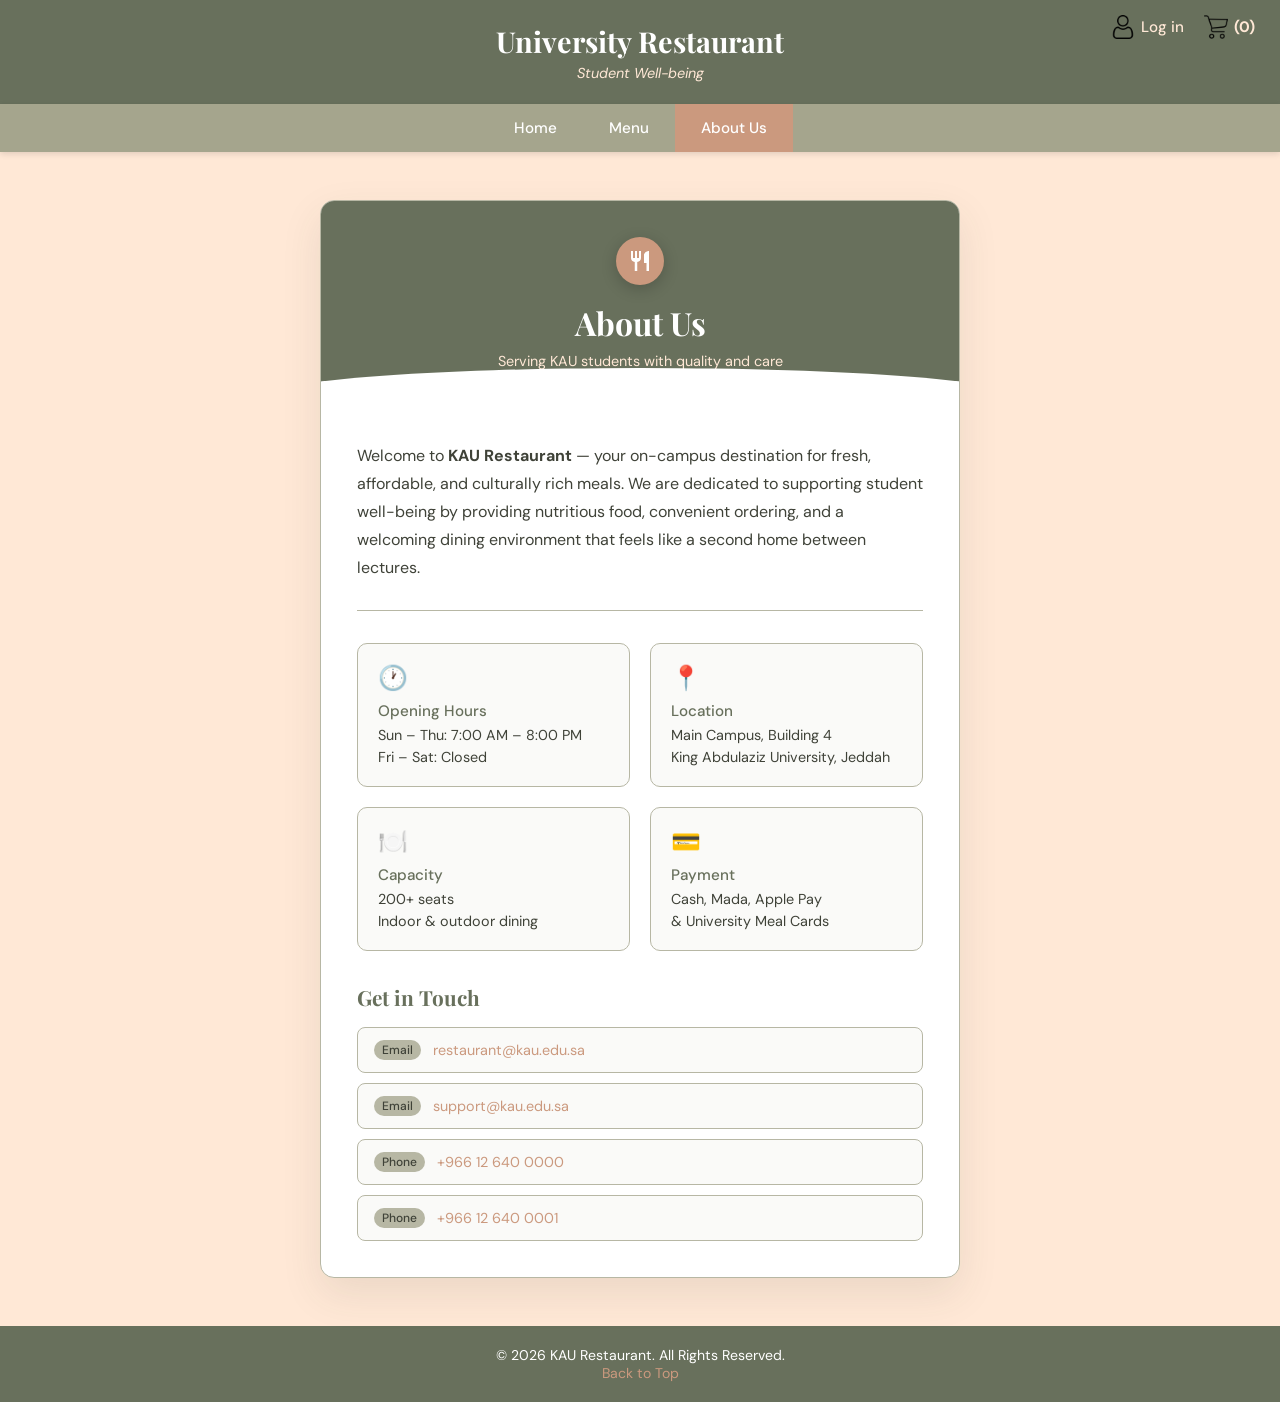
<file: about.html>
<!DOCTYPE html>
<html lang="en">

<head>
  <meta charset="UTF-8">
  <meta name="viewport" content="width=device-width, initial-scale=1.0">
  <title>KAU Restaurant - About Us</title>
  <link
    href="https://fonts.googleapis.com/css2?family=Playfair+Display:wght@600;700&family=DM+Sans:wght@400;500&display=swap"
    rel="stylesheet">
  <style>
    :root {
      --leaf-green: #68705C;
      --earth-brown: #A5A58D;
      --cocoa: #CB997E;
      --sand: #B7B7A4;
      --light-cream: #FFE8D6;
      --white: #ffffff;
      --dark-text: #3F4238;
    }

    * {
      margin: 0;
      padding: 0;
      box-sizing: border-box;
    }

    body {
      font-family: 'DM Sans', sans-serif;
      min-height: 100vh;
      display: flex;
      flex-direction: column;
      background-color: var(--light-cream);
      color: var(--dark-text);
    }

    /* ── Header ── */
    header {
      background-color: var(--leaf-green);
      color: var(--white);
      padding: 22px 0;
      text-align: center;
    }

    header h1 {
      font-family: 'Playfair Display', serif;
      font-size: 1.8rem;
      margin-bottom: 4px;
    }

    header p {
      font-style: italic;
      color: var(--light-cream);
      font-size: 0.9rem;
    }

    /* ── Nav ── */
    nav {
      background-color: var(--earth-brown);
      position: sticky;
      top: 0;
      z-index: 1000;
      box-shadow: 0 2px 6px rgba(0, 0, 0, 0.12);
    }

    nav ul {
      list-style: none;
      display: flex;
      justify-content: center;
      margin: 0;
      padding: 0;
    }

    nav ul li a {
      color: var(--white);
      text-decoration: none;
      padding: 14px 26px;
      display: block;
      font-weight: 500;
      font-size: 0.95rem;
      transition: background 0.25s;
    }

    nav ul li a:hover,
    nav ul li a.active {
      background-color: var(--cocoa);
    }

    /* ── Page center ── */
    .page-center {
      flex: 1;
      display: flex;
      align-items: flex-start;
      justify-content: center;
      padding: 48px 16px;
    }

    /* ── Card ── */
    .about-card {
      width: min(640px, 100%);
      background: var(--white);
      border: 1px solid var(--sand);
      border-radius: 14px;
      box-shadow: 0 16px 40px rgba(63, 66, 56, 0.1);
      overflow: hidden;
      animation: fadeUp 0.45s ease both;
    }

    @keyframes fadeUp {
      from {
        opacity: 0;
        transform: translateY(18px);
      }

      to {
        opacity: 1;
        transform: translateY(0);
      }
    }

    /* ── Hero banner inside card ── */
    .card-banner {
      background: var(--leaf-green);
      padding: 36px 36px 28px;
      text-align: center;
      position: relative;
      overflow: hidden;
    }

    .card-banner::before {
      content: '';
      position: absolute;
      bottom: -30px;
      left: 50%;
      transform: translateX(-50%);
      width: 120%;
      height: 60px;
      background: var(--white);
      border-radius: 50%;
    }

    .card-banner .icon-circle {
      width: 48px;
      height: 48px;
      background: var(--cocoa);
      border-radius: 50%;
      display: flex;
      align-items: center;
      justify-content: center;
      margin: 0 auto 16px;
      box-shadow: 0 4px 16px rgba(0, 0, 0, 0.2);
    }

    .card-banner .icon-circle svg {
      width: 24px;
      height: 24px;
      fill: var(--white);
    }

    .card-banner h2 {
      font-family: 'Playfair Display', serif;
      font-size: 2rem;
      color: var(--white);
      margin-bottom: 8px;
    }

    .card-banner p {
      color: var(--light-cream);
      font-size: 0.9rem;
    }

    /* ── Body content ── */
    .card-body {
      padding: 44px 36px 36px;
    }

    .about-text {
      font-size: 1rem;
      line-height: 1.75;
      color: var(--dark-text);
      margin-bottom: 32px;
      padding-bottom: 28px;
      border-bottom: 1px solid var(--sand);
    }

    /* ── Info blocks ── */
    .info-grid {
      display: grid;
      grid-template-columns: 1fr 1fr;
      gap: 20px;
      margin-bottom: 32px;
    }

    @media (max-width: 500px) {
      .info-grid {
        grid-template-columns: 1fr;
      }
    }

    .info-block {
      background: #FAFAF8;
      border: 1px solid var(--sand);
      border-radius: 10px;
      padding: 18px 20px;
      transition: box-shadow 0.25s, transform 0.2s;
    }

    .info-block:hover {
      box-shadow: 0 6px 18px rgba(63, 66, 56, 0.12);
      transform: translateY(-3px);
    }

    .info-block .block-icon {
      font-size: 1.5rem;
      margin-bottom: 8px;
    }

    .info-block h3 {
      font-size: 0.95rem;
      font-weight: 500;
      color: var(--leaf-green);
      margin-bottom: 4px;
    }

    .info-block p,
    .info-block a {
      font-size: 0.9rem;
      color: var(--dark-text);
      text-decoration: none;
      line-height: 1.5;
    }

    .info-block a {
      color: var(--cocoa);
    }

    .info-block a:hover {
      text-decoration: underline;
    }

    /* ── Contact section ── */
    .contact-section h3 {
      font-family: 'Playfair Display', serif;
      font-size: 1.3rem;
      color: var(--leaf-green);
      margin-bottom: 16px;
    }

    .contact-list {
      list-style: none;
      padding: 0;
      display: grid;
      gap: 10px;
    }

    .contact-list li {
      display: flex;
      align-items: center;
      gap: 12px;
      padding: 12px 16px;
      background: #FAFAF8;
      border: 1px solid var(--sand);
      border-radius: 8px;
      font-size: 0.9rem;
      transition: background 0.2s;
    }

    .contact-list li:hover {
      background: var(--light-cream);
    }

    .contact-list li .tag {
      font-size: 0.75rem;
      font-weight: 500;
      background: var(--sand);
      color: var(--dark-text);
      padding: 2px 8px;
      border-radius: 20px;
      white-space: nowrap;
    }

    .contact-list a {
      color: var(--cocoa);
      text-decoration: none;
    }

    .contact-list a:hover {
      text-decoration: underline;
    }

    /* ── Header icons (user & cart) ── */
    header {
      position: relative;
    }

    .header-icons {
      position: absolute;
      top: 15px;
      right: 25px;
      display: flex;
      align-items: center;
      gap: 20px;
      color: white;
      font-size: 0.95em;
      font-weight: 500;
    }

    .header-icons .icon-item {
      display: flex;
      align-items: center;
      gap: 6px;
    }

    .header-icons .icon-item img {
      width: 24px;
      height: 24px;
      vertical-align: middle;
    }

    .header-icons .icon-item a {
      color: #FFE8D6;
      text-decoration: none;
    }

    .header-icons .icon-item a:hover {
      text-decoration: underline;
    }

    .cart-count {
      font-weight: 700;
      color: #FFE8D6;
    }

    /* ── Footer ── */
    footer {
      background-color: var(--leaf-green);
      color: var(--white);
      text-align: center;
      padding: 20px;
      font-size: 0.88rem;
    }

    footer a {
      color: var(--cocoa);
      text-decoration: none;
    }

    footer a:hover {
      text-decoration: underline;
    }
  </style>
</head>

<body>

  <header>
    <div class="header-icons">
      <div class="icon-item">
        <img src="images/user.png" alt="User" />
        <span id="user-link"><a href="login.html">Log in</a></span>
      </div>
      <div class="icon-item">
        <a href="cart.html"><img src="images/shopping-cart.png" alt="Cart" /></a>
        <a href="cart.html"><span class="cart-count">(0)</span></a>
      </div>
    </div>
    <h1>University Restaurant</h1>
    <p>Student Well-being</p>
  </header>

  <nav>
    <ul>
      <li><a href="index.html">Home</a></li>
      <li><a href="menu.html">Menu</a></li>
      <li><a href="about.html" class="active">About Us</a></li>
    </ul>
  </nav>

  <div class="page-center">
    <div class="about-card">

      <!-- Banner -->
      <div class="card-banner">
        <div class="icon-circle">
          <svg viewBox="0 0 24 24" xmlns="http://www.w3.org/2000/svg">
            <path
              d="M11 9H9V2H7v7H5V2H3v7c0 2.12 1.66 3.84 3.75 3.97V22h2.5v-9.03C11.34 12.84 13 11.12 13 9V2h-2v7zm5-3v8h2.5v8H21V2c-2.76 0-5 2.24-5 4z" />
          </svg>
        </div>
        <h2>About Us</h2>
        <p>Serving KAU students with quality and care</p>
      </div>

      <!-- Body -->
      <div class="card-body">

        <p class="about-text">
          Welcome to <strong>KAU Restaurant</strong> — your on-campus destination for fresh, affordable, and culturally
          rich meals. We are dedicated to supporting student well-being by providing nutritious food, convenient
          ordering, and a welcoming dining environment that feels like a second home between lectures.
        </p>

        <!-- Info highlights -->
        <div class="info-grid">
          <div class="info-block">
            <div class="block-icon">🕐</div>
            <h3>Opening Hours</h3>
            <p>Sun – Thu: 7:00 AM – 8:00 PM<br>Fri – Sat: Closed</p>
          </div>
          <div class="info-block">
            <div class="block-icon">📍</div>
            <h3>Location</h3>
            <p>Main Campus, Building 4<br>King Abdulaziz University, Jeddah</p>
          </div>
          <div class="info-block">
            <div class="block-icon">🍽️</div>
            <h3>Capacity</h3>
            <p>200+ seats<br>Indoor & outdoor dining</p>
          </div>
          <div class="info-block">
            <div class="block-icon">💳</div>
            <h3>Payment</h3>
            <p>Cash, Mada, Apple Pay<br>& University Meal Cards</p>
          </div>
        </div>

        <!-- Contact -->
        <div class="contact-section">
          <h3>Get in Touch</h3>
          <ul class="contact-list">
            <li>
              <span class="tag">Email</span>
              <a href="mailto:restaurant@kau.edu.sa">restaurant@kau.edu.sa</a>
            </li>
            <li>
              <span class="tag">Email</span>
              <a href="mailto:support@kau.edu.sa">support@kau.edu.sa</a>
            </li>
            <li>
              <span class="tag">Phone</span>
              <a href="tel:+966126400000">+966 12 640 0000</a>
            </li>
            <li>
              <span class="tag">Phone</span>
              <a href="tel:+966126400001">+966 12 640 0001</a>
            </li>
          </ul>
        </div>

      </div>
    </div>
  </div>

  <footer>
    <p>&copy; 2026 KAU Restaurant. All Rights Reserved.</p>
    <p><a href="#top">Back to Top</a></p>
  </footer>
  <script>
    document.addEventListener('DOMContentLoaded', function () {
      var name = localStorage.getItem('studentName');
      var sid = localStorage.getItem('studentID');
      var userLink = document.getElementById('user-link');
      if (name && sid) {
        userLink.innerHTML = '<span style="color:#FFE8D6;font-weight:600;">' + name + '</span> <a href="login.html" onclick="logout()" style="color:#CB997E;font-size:0.8em;">(Logout)</a>';
      }
    });
    function logout() {
      localStorage.removeItem('loggedIn');
      localStorage.removeItem('studentID');
      localStorage.removeItem('studentName');
    }
  </script>

</body>

</html>
</file>
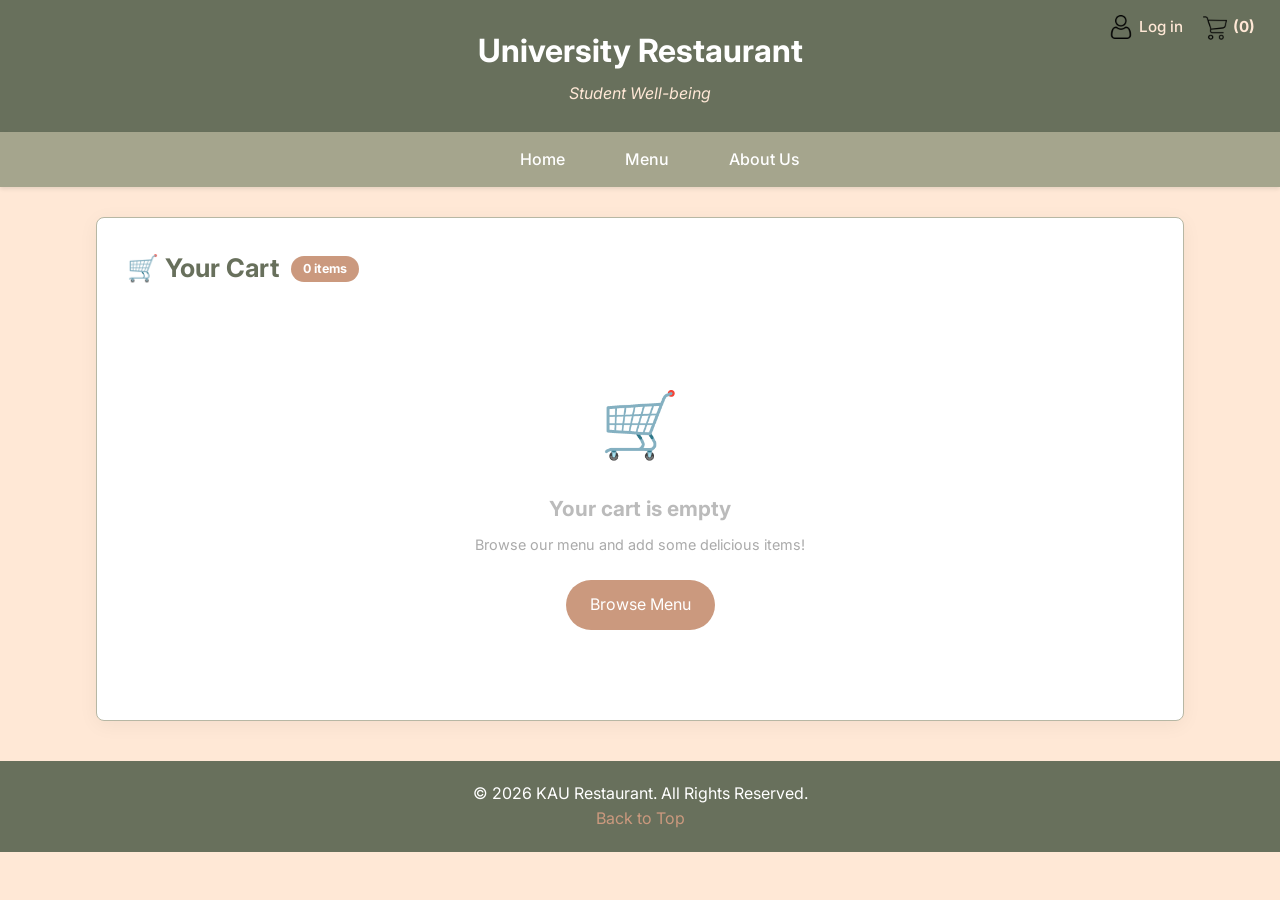
<file: cart.html>
<!DOCTYPE html>
<html lang="en">

<head>
    <meta charset="UTF-8">
    <meta name="viewport" content="width=device-width, initial-scale=1.0">
    <title>KAU Restaurant - Cart</title>
    <meta name="description"
        content="Review your KAU Restaurant order and proceed to checkout. Add or remove items and pay securely.">
    <link rel="stylesheet" href="style.css">
    <link href="https://fonts.googleapis.com/css2?family=Inter:wght@400;500;600;700&display=swap" rel="stylesheet">
    <style>
        body {
            font-family: 'Inter', 'Segoe UI', sans-serif;
        }

        /* ─── Cart Table ─── */
        .cart-table {
            width: 100%;
            border-collapse: collapse;
            margin: 10px 0 20px;
        }

        .cart-table th {
            background: linear-gradient(135deg, var(--leaf-green), #4a5240);
            color: white;
            padding: 13px 16px;
            text-align: left;
            font-size: 0.88em;
            font-weight: 600;
            letter-spacing: 0.4px;
        }

        .cart-table th:first-child {
            border-radius: 10px 0 0 0;
        }

        .cart-table th:last-child {
            border-radius: 0 10px 0 0;
        }

        .cart-table td {
            padding: 14px 16px;
            border-bottom: 1px solid #f0ece6;
            vertical-align: middle;
            font-size: 0.93em;
        }

        .cart-table tr:last-child td {
            border-bottom: none;
        }

        .cart-table tr:hover td {
            background: #fdf9f6;
        }

        /* Item name cell */
        .item-name {
            font-weight: 600;
            color: var(--dark-text);
        }

        .item-emoji {
            font-size: 1.4em;
            margin-right: 8px;
        }

        /* Qty controls */
        .qty-control {
            display: inline-flex;
            align-items: center;
            gap: 4px;
            background: #f5f2ee;
            border-radius: 30px;
            padding: 4px 6px;
        }

        .qty-btn {
            width: 28px;
            height: 28px;
            background: var(--cocoa);
            color: white;
            border: none;
            border-radius: 50%;
            cursor: pointer;
            font-size: 15px;
            font-weight: 700;
            line-height: 1;
            transition: all 0.2s;
            display: flex;
            align-items: center;
            justify-content: center;
        }

        .qty-btn:hover {
            background: var(--leaf-green);
            transform: scale(1.1);
        }

        .qty-val {
            width: 28px;
            text-align: center;
            font-weight: 700;
            color: var(--dark-text);
        }

        /* Remove button */
        .remove-btn {
            background: transparent;
            border: 1.5px solid #e57373;
            color: #e57373;
            padding: 5px 12px;
            border-radius: 20px;
            cursor: pointer;
            font-size: 12px;
            font-weight: 600;
            transition: all 0.2s;
            font-family: inherit;
        }

        .remove-btn:hover {
            background: #e57373;
            color: white;
        }

        /* ─── Order Summary Box ─── */
        .order-summary {
            background: linear-gradient(135deg, #f9f6f2, #fff5ee);
            border: 1.5px solid #ede0d4;
            border-radius: 16px;
            padding: 24px 28px;
            margin: 20px 0;
        }

        .order-summary h3 {
            color: var(--leaf-green);
            font-size: 1.05em;
            margin-bottom: 16px;
            padding-bottom: 12px;
            border-bottom: 1px solid #ede0d4;
        }

        .summary-row {
            display: flex;
            justify-content: space-between;
            align-items: center;
            margin-bottom: 10px;
            font-size: 0.9em;
            color: #666;
        }

        .summary-row.total {
            border-top: 2px solid var(--cocoa);
            margin-top: 12px;
            padding-top: 12px;
            font-size: 1.15em;
            font-weight: 800;
            color: var(--dark-text);
        }

        .summary-row.total span {
            color: var(--cocoa);
        }

        /* ─── Action Buttons ─── */
        .cart-actions {
            display: flex;
            gap: 14px;
            flex-wrap: wrap;
            margin-top: 10px;
        }

        .btn-pay {
            flex: 1;
            padding: 15px 28px;
            background: linear-gradient(135deg, #2e7d32, #1b5e20);
            color: white;
            border: none;
            border-radius: 14px;
            font-size: 1em;
            font-weight: 700;
            cursor: pointer;
            transition: all 0.3s;
            font-family: inherit;
            display: flex;
            align-items: center;
            justify-content: center;
            gap: 8px;
            letter-spacing: 0.3px;
        }

        .btn-pay:hover {
            background: linear-gradient(135deg, #388e3c, #2e7d32);
            transform: translateY(-2px);
            box-shadow: 0 8px 24px rgba(46, 125, 50, 0.35);
        }

        .btn-clear {
            padding: 15px 22px;
            background: transparent;
            border: 2px solid #e57373;
            color: #e57373;
            border-radius: 14px;
            font-size: 0.9em;
            font-weight: 600;
            cursor: pointer;
            transition: all 0.2s;
            font-family: inherit;
        }

        .btn-clear:hover {
            background: #e57373;
            color: white;
        }

        /* ─── Empty Cart State ─── */
        .empty-cart {
            text-align: center;
            padding: 60px 20px;
            color: #aaa;
        }

        .empty-cart .empty-icon {
            font-size: 4em;
            margin-bottom: 16px;
            display: block;
        }

        .empty-cart h3 {
            color: #bbb;
            font-size: 1.3em;
            margin-bottom: 8px;
        }

        .empty-cart p {
            font-size: 0.9em;
            margin-bottom: 24px;
        }

        /* ─── Payment Modal ─── */
        .modal-overlay {
            display: none;
            position: fixed;
            inset: 0;
            background: rgba(0, 0, 0, 0.55);
            z-index: 9998;
            backdrop-filter: blur(4px);
            animation: fadeIn 0.2s ease;
        }

        .modal-overlay.open {
            display: flex;
            align-items: center;
            justify-content: center;
            padding: 20px;
        }

        .modal-box {
            background: white;
            border-radius: 20px;
            padding: 36px 32px;
            max-width: 480px;
            width: 100%;
            box-shadow: 0 24px 64px rgba(0, 0, 0, 0.2);
            animation: slideUp 0.35s ease;
            max-height: 90vh;
            overflow-y: auto;
        }

        @keyframes fadeIn {
            from {
                opacity: 0;
            }

            to {
                opacity: 1;
            }
        }

        @keyframes slideUp {
            from {
                opacity: 0;
                transform: translateY(30px);
            }

            to {
                opacity: 1;
                transform: translateY(0);
            }
        }

        .modal-box h2 {
            color: var(--leaf-green);
            font-size: 1.4em;
            margin-bottom: 6px;
        }

        .modal-box .modal-subtitle {
            color: #999;
            font-size: 0.85em;
            margin-bottom: 24px;
        }

        /* Payment Method Tabs */
        .pay-methods {
            display: flex;
            gap: 10px;
            margin-bottom: 22px;
        }

        .pay-method-btn {
            flex: 1;
            padding: 12px 8px;
            border: 2px solid #e0ddd8;
            border-radius: 12px;
            background: white;
            cursor: pointer;
            font-size: 0.82em;
            font-weight: 600;
            color: #888;
            transition: all 0.2s;
            font-family: inherit;
            text-align: center;
        }

        .pay-method-btn:hover,
        .pay-method-btn.active {
            border-color: var(--cocoa);
            color: var(--cocoa);
            background: #fff8f4;
        }

        .pay-method-btn .pay-icon {
            font-size: 1.5em;
            display: block;
            margin-bottom: 4px;
        }

        /* Payment Form Fields */
        .pay-field {
            margin-bottom: 16px;
        }

        .pay-field label {
            display: block;
            font-size: 0.82em;
            font-weight: 600;
            color: var(--leaf-green);
            margin-bottom: 6px;
        }

        .pay-field input,
        .pay-field select {
            width: 100%;
            padding: 12px 14px;
            border: 1.5px solid #e0ddd8;
            border-radius: 10px;
            font-size: 14px;
            font-family: inherit;
            transition: all 0.2s;
            background: #fafaf8;
        }

        .pay-field input:focus,
        .pay-field select:focus {
            border-color: var(--leaf-green);
            outline: none;
            box-shadow: 0 0 0 3px rgba(104, 112, 92, 0.1);
            background: #fff;
        }

        .pay-field-row {
            display: grid;
            grid-template-columns: 1fr 1fr;
            gap: 12px;
        }

        /* Order Items in Modal */
        .modal-items {
            background: #f9f6f2;
            border-radius: 12px;
            padding: 14px 16px;
            margin-bottom: 20px;
            max-height: 150px;
            overflow-y: auto;
        }

        .modal-item-row {
            display: flex;
            justify-content: space-between;
            font-size: 0.85em;
            padding: 4px 0;
            color: #555;
        }

        .modal-total-row {
            display: flex;
            justify-content: space-between;
            font-weight: 800;
            font-size: 1.05em;
            color: var(--dark-text);
            margin-top: 10px;
            padding-top: 10px;
            border-top: 1.5px solid #ede0d4;
        }

        .modal-total-row span {
            color: var(--cocoa);
        }

        /* Modal Buttons */
        .modal-btns {
            display: flex;
            gap: 12px;
            margin-top: 22px;
        }

        .btn-confirm-pay {
            flex: 1;
            padding: 14px;
            background: linear-gradient(135deg, #2e7d32, #1b5e20);
            color: white;
            border: none;
            border-radius: 12px;
            font-size: 1em;
            font-weight: 700;
            cursor: pointer;
            font-family: inherit;
            transition: all 0.3s;
        }

        .btn-confirm-pay:hover {
            background: linear-gradient(135deg, #388e3c, #2e7d32);
            box-shadow: 0 6px 20px rgba(46, 125, 50, 0.3);
        }

        .btn-cancel-pay {
            padding: 14px 20px;
            background: transparent;
            border: 2px solid #ddd;
            border-radius: 12px;
            font-size: 0.9em;
            font-weight: 600;
            cursor: pointer;
            color: #888;
            font-family: inherit;
            transition: all 0.2s;
        }

        .btn-cancel-pay:hover {
            border-color: #aaa;
            color: #555;
        }

        /* ─── Success Screen ─── */
        .success-screen {
            display: none;
            text-align: center;
            padding: 10px 0 20px;
        }

        .success-icon {
            font-size: 4em;
            margin-bottom: 14px;
            display: block;
            animation: pop 0.5s ease;
        }

        @keyframes pop {
            0% {
                transform: scale(0);
            }

            80% {
                transform: scale(1.15);
            }

            100% {
                transform: scale(1);
            }
        }

        .success-screen h3 {
            color: #2e7d32;
            font-size: 1.4em;
            margin-bottom: 8px;
        }

        .success-screen p {
            color: #666;
            font-size: 0.9em;
        }

        .order-number {
            display: inline-block;
            background: #e8f5e9;
            color: #2e7d32;
            border-radius: 8px;
            padding: 6px 16px;
            font-weight: 700;
            font-size: 1.1em;
            margin: 12px 0;
        }

        /* ─── Toast ─── */
        #toast {
            position: fixed;
            bottom: 30px;
            left: 50%;
            transform: translateX(-50%) translateY(80px);
            background: #3F4238;
            color: white;
            padding: 12px 24px;
            border-radius: 30px;
            font-size: 14px;
            font-weight: 600;
            z-index: 99999;
            transition: transform 0.35s ease;
            box-shadow: 0 8px 24px rgba(0, 0, 0, 0.25);
        }

        #toast.show {
            transform: translateX(-50%) translateY(0);
        }

        #toast.success-toast {
            background: #2e7d32;
        }

        /* ─── Page title area ─── */
        .cart-page-header {
            display: flex;
            align-items: center;
            gap: 12px;
            margin-bottom: 24px;
        }

        .cart-page-header h2 {
            margin: 0;
            font-size: 1.6em;
        }

        .cart-count-pill {
            background: var(--cocoa);
            color: white;
            font-size: 0.78em;
            font-weight: 700;
            padding: 3px 12px;
            border-radius: 20px;
        }

        @media (max-width: 600px) {
            .pay-methods {
                flex-wrap: wrap;
            }

            .pay-method-btn {
                min-width: calc(50% - 5px);
            }

            .modal-box {
                padding: 24px 20px;
            }

            .cart-actions {
                flex-direction: column;
            }

            .btn-pay {
                width: 100%;
            }
        }
    </style>
</head>

<body>
    <!-- Header -->
    <header>
        <div class="header-icons">
            <div class="icon-item">
                <img src="images/user.png" alt="User" />
                <span id="user-link"><a href="login.html">Log in</a></span>
            </div>
            <div class="icon-item">
                <a href="cart.html"><img src="images/shopping-cart.png" alt="Cart" /></a>
                <a href="cart.html"><span class="cart-count" id="cart-badge">(0)</span></a>
            </div>
        </div>
        <h1 style="color:var(--white);">University Restaurant</h1>
        <p>Student Well-being</p>
    </header>

    <nav>
        <ul>
            <li><a href="index.html">Home</a></li>
            <li><a href="menu.html">Menu</a></li>
            <li><a href="about.html">About Us</a></li>
        </ul>
    </nav>

    <main class="container">
        <div class="cart-page-header">
            <h2>🛒 Your Cart</h2>
            <span class="cart-count-pill" id="cart-count-pill">0 items</span>
        </div>

        <div id="cart-content"></div>

        <div class="text-center mt-20" id="continue-shopping-btn">
            <a href="menu.html" class="btn">← Continue Shopping</a>
        </div>
    </main>

    <footer>
        <p>&copy; 2026 KAU Restaurant. All Rights Reserved.</p>
        <p><a href="#top">Back to Top</a></p>
    </footer>

    <!-- ─── Toast ─── -->
    <div id="toast"></div>

    <!-- ─── Payment Modal ─── -->
    <div class="modal-overlay" id="pay-modal">
        <div class="modal-box">
            <!-- Payment Form View -->
            <div id="payment-form-view">
                <h2>💳 Checkout</h2>
                <p class="modal-subtitle">Review your order and complete payment</p>

                <!-- Order Summary in Modal -->
                <div class="modal-items" id="modal-order-items"></div>

                <!-- Payment Methods -->
                <div class="pay-methods">
                    <button class="pay-method-btn active" id="method-card" onclick="switchMethod('card', this)">
                        <span class="pay-icon">💳</span>Credit Card
                    </button>
                    <button class="pay-method-btn" id="method-stc" onclick="switchMethod('stc', this)">
                        <span class="pay-icon">📱</span>STC Pay
                    </button>
                    <button class="pay-method-btn" id="method-mada" onclick="switchMethod('mada', this)">
                        <span class="pay-icon">🏦</span>Mada
                    </button>
                    <button class="pay-method-btn" id="method-cash" onclick="switchMethod('cash', this)">
                        <span class="pay-icon">💵</span>Cash
                    </button>
                </div>

                <!-- Card Fields -->
                <div id="fields-card">
                    <div class="pay-field">
                        <label>Cardholder Name</label>
                        <input type="text" id="card-name" placeholder="Name on card">
                    </div>
                    <div class="pay-field">
                        <label>Card Number</label>
                        <input type="text" id="card-number" placeholder="1234 5678 9012 3456" maxlength="19"
                            oninput="formatCardNumber(this)">
                    </div>
                    <div class="pay-field-row">
                        <div class="pay-field">
                            <label>Expiry Date</label>
                            <input type="text" id="card-expiry" placeholder="MM/YY" maxlength="5"
                                oninput="formatExpiry(this)">
                        </div>
                        <div class="pay-field">
                            <label>CVV</label>
                            <input type="password" id="card-cvv" placeholder="•••" maxlength="4">
                        </div>
                    </div>
                </div>

                <!-- STC Pay Fields -->
                <div id="fields-stc" style="display:none;">
                    <div class="pay-field">
                        <label>STC Pay Mobile Number</label>
                        <input type="tel" id="stc-number" placeholder="05XXXXXXXX" maxlength="10">
                    </div>
                    <p style="font-size:0.82em;color:#aaa;margin-top:8px;">You will receive a payment confirmation OTP
                        on your phone.</p>
                </div>

                <!-- Mada Fields -->
                <div id="fields-mada" style="display:none;">
                    <div class="pay-field">
                        <label>Mada Card Number</label>
                        <input type="text" id="mada-number" placeholder="4169 XXXX XXXX XXXX" maxlength="19"
                            oninput="formatCardNumber(this)">
                    </div>
                    <div class="pay-field">
                        <label>Card PIN</label>
                        <input type="password" id="mada-pin" placeholder="••••" maxlength="4">
                    </div>
                </div>

                <!-- Cash Fields -->
                <div id="fields-cash" style="display:none;">
                    <div
                        style="background:#fff8e1;border-radius:12px;padding:16px;font-size:0.88em;color:#b8860b;border:1px solid #f0c040;">
                        💡 <strong>Cash Payment:</strong> Your order will be placed and you pay at the restaurant
                        counter when collecting.
                    </div>
                    <div class="pay-field" style="margin-top:14px;">
                        <label>Pickup Time Preference</label>
                        <select id="cash-pickup">
                            <option value="">Select time slot</option>
                            <option>ASAP (~15 min)</option>
                            <option>In 30 minutes</option>
                            <option>In 1 hour</option>
                            <option>Scheduled time</option>
                        </select>
                    </div>
                </div>

                <!-- Error Message -->
                <div id="payment-error"
                    style="color:#c62828;font-size:0.85em;font-weight:600;min-height:18px;margin-top:8px;"></div>

                <div class="modal-btns">
                    <button class="btn-confirm-pay" onclick="processPayment()">🔒 Pay Now</button>
                    <button class="btn-cancel-pay" onclick="closePayModal()">Cancel</button>
                </div>
            </div>

            <!-- Success View -->
            <div class="success-screen" id="payment-success-view">
                <span class="success-icon">🎉</span>
                <h3>Order Placed!</h3>
                <p>Your order has been successfully placed.</p>
                <div class="order-number" id="order-number-display">#KAU-0000</div>
                <p style="margin-top:8px;font-size:0.85em;color:#aaa;">Please collect your order at the restaurant
                    counter.</p>
                <div class="modal-btns" style="margin-top:20px;">
                    <button class="btn-confirm-pay" onclick="goHome()">🏠 Go to Home</button>
                    <button class="btn-cancel-pay" onclick="closePayModal()">Close</button>
                </div>
            </div>
        </div>
    </div>

    <script>
        var currentPayMethod = 'card';

        // ─── Toast ────────────────────────────────────────────────────────
        function showToast(msg, type) {
            var t = document.getElementById('toast');
            t.textContent = msg;
            t.className = 'show ' + (type === 'success' ? 'success-toast' : '');
            clearTimeout(t._timer);
            t._timer = setTimeout(function () { t.className = ''; }, 2800);
        }

        // ─── Load & Render Cart ───────────────────────────────────────────
        function loadCart() {
            var cart = JSON.parse(localStorage.getItem('cart') || '[]');
            var container = document.getElementById('cart-content');
            var badge = document.getElementById('cart-badge');
            var pill = document.getElementById('cart-count-pill');
            var continueBtnWrap = document.getElementById('continue-shopping-btn');

            var totalQty = cart.reduce(function (s, i) { return s + (i.qty || 0); }, 0);
            if (badge) badge.textContent = '(' + totalQty + ')';
            if (pill) pill.textContent = totalQty + ' item' + (totalQty !== 1 ? 's' : '');

            if (cart.length === 0) {
                container.innerHTML = '<div class="empty-cart"><span class="empty-icon">🛒</span><h3>Your cart is empty</h3><p>Browse our menu and add some delicious items!</p><a href="menu.html" class="btn">Browse Menu</a></div>';
                continueBtnWrap.style.display = 'none';
                return;
            }

            continueBtnWrap.style.display = 'block';

            // Emoji lookup
            var emojiMap = {
                'Grilled Chicken': '🍗', 'Beef Kabsa': '🍖', 'Fish Curry': '🐟', 'Chicken Mandi': '🍚',
                'Shawarma Plate': '🌯', 'Falafel Plate': '🧆', 'French Fries': '🍟', 'Coleslaw': '🥗',
                'Hummus': '🫘', 'Fresh Juice': '🍊', 'Mango Lassi': '🥭', 'Mineral Water': '💧'
            };

            var grandTotal = 0;
            var html = '<table class="cart-table"><thead><tr><th>Item</th><th>Price</th><th>Quantity</th><th>Subtotal</th><th></th></tr></thead><tbody>';

            for (var i = 0; i < cart.length; i++) {
                var item = cart[i];
                var subtotal = item.price * item.qty;
                grandTotal += subtotal;
                var emoji = emojiMap[item.name] || '🍽';

                html += '<tr>';
                html += '<td><span class="item-emoji">' + emoji + '</span><span class="item-name">' + item.name + '</span></td>';
                html += '<td>' + item.price + ' SAR</td>';
                html += '<td><div class="qty-control"><button class="qty-btn" onclick="changeQty(' + i + ', -1)" title="Decrease">−</button><span class="qty-val">' + item.qty + '</span><button class="qty-btn" onclick="changeQty(' + i + ', 1)" title="Increase">+</button></div></td>';
                html += '<td><strong>' + subtotal + ' SAR</strong></td>';
                html += '<td><button class="remove-btn" onclick="removeItem(' + i + ')">✕ Remove</button></td>';
                html += '</tr>';
            }
            html += '</tbody></table>';

            // Order Summary
            var vatAmount = (grandTotal * 0.15).toFixed(2);
            var grandWithVat = (grandTotal + parseFloat(vatAmount)).toFixed(2);

            html += '<div class="order-summary">';
            html += '<h3>📋 Order Summary</h3>';
            html += '<div class="summary-row"><span>Subtotal (' + totalQty + ' items)</span><span>' + grandTotal + ' SAR</span></div>';
            html += '<div class="summary-row"><span>VAT (15%)</span><span>' + vatAmount + ' SAR</span></div>';
            html += '<div class="summary-row total"><span>Total</span><span>' + grandWithVat + ' SAR</span></div>';
            html += '</div>';

            // Action Buttons
            html += '<div class="cart-actions">';
            html += '<button class="btn-pay" onclick="openPayModal()">💳 Proceed to Payment</button>';
            html += '<button class="btn-clear" onclick="clearCart()">🗑 Clear Cart</button>';
            html += '</div>';

            container.innerHTML = html;
        }

        // ─── Cart Mutations ───────────────────────────────────────────────
        function changeQty(index, delta) {
            var cart = JSON.parse(localStorage.getItem('cart') || '[]');
            cart[index].qty += delta;
            if (cart[index].qty <= 0) cart.splice(index, 1);
            localStorage.setItem('cart', JSON.stringify(cart));
            loadCart();
        }

        function removeItem(index) {
            var cart = JSON.parse(localStorage.getItem('cart') || '[]');
            var name = cart[index].name;
            cart.splice(index, 1);
            localStorage.setItem('cart', JSON.stringify(cart));
            showToast('Removed ' + name + ' from cart');
            loadCart();
        }

        function clearCart() {
            if (confirm('Remove all items from your cart?')) {
                localStorage.removeItem('cart');
                showToast('Cart cleared');
                loadCart();
            }
        }

        // ─── Payment Modal ────────────────────────────────────────────────
        function openPayModal() {
            var cart = JSON.parse(localStorage.getItem('cart') || '[]');
            if (cart.length === 0) { showToast('Your cart is empty!'); return; }

            // Check login
            if (!localStorage.getItem('loggedIn')) {
                if (confirm('You need to be logged in to pay. Go to login page?')) {
                    window.location.href = 'login.html';
                }
                return;
            }

            // Populate modal order list
            var grandTotal = 0;
            var itemsHtml = '';
            var vatAmount, grandWithVat;

            for (var i = 0; i < cart.length; i++) {
                var sub = cart[i].price * cart[i].qty;
                grandTotal += sub;
                itemsHtml += '<div class="modal-item-row"><span>' + cart[i].name + ' × ' + cart[i].qty + '</span><span>' + sub + ' SAR</span></div>';
            }
            vatAmount = (grandTotal * 0.15).toFixed(2);
            grandWithVat = (grandTotal + parseFloat(vatAmount)).toFixed(2);
            itemsHtml += '<div class="modal-total-row"><span>Total (incl. 15% VAT)</span><span>' + grandWithVat + ' SAR</span></div>';

            document.getElementById('modal-order-items').innerHTML = itemsHtml;
            document.getElementById('payment-form-view').style.display = 'block';
            document.getElementById('payment-success-view').style.display = 'none';
            document.getElementById('payment-error').textContent = '';

            document.getElementById('pay-modal').classList.add('open');
            document.body.style.overflow = 'hidden';
        }

        function closePayModal() {
            document.getElementById('pay-modal').classList.remove('open');
            document.body.style.overflow = '';
        }

        // Close modal on overlay click
        document.getElementById('pay-modal').addEventListener('click', function (e) {
            if (e.target === this) closePayModal();
        });

        // ─── Switch Payment Method ────────────────────────────────────────
        function switchMethod(method, btn) {
            currentPayMethod = method;
            document.querySelectorAll('.pay-method-btn').forEach(function (b) { b.classList.remove('active'); });
            btn.classList.add('active');
            ['card', 'stc', 'mada', 'cash'].forEach(function (m) {
                document.getElementById('fields-' + m).style.display = (m === method) ? 'block' : 'none';
            });
            document.getElementById('payment-error').textContent = '';
        }

        // ─── Card Number Formatter ────────────────────────────────────────
        function formatCardNumber(input) {
            var v = input.value.replace(/\D/g, '').substring(0, 16);
            input.value = v.match(/.{1,4}/g) ? v.match(/.{1,4}/g).join(' ') : v;
        }
        function formatExpiry(input) {
            var v = input.value.replace(/\D/g, '').substring(0, 4);
            if (v.length >= 2) v = v.slice(0, 2) + '/' + v.slice(2);
            input.value = v;
        }

        // ─── Process Payment ──────────────────────────────────────────────
        function processPayment() {
            var errDiv = document.getElementById('payment-error');
            errDiv.textContent = '';

            var cart = JSON.parse(localStorage.getItem('cart') || '[]');
            if (cart.length === 0) { errDiv.textContent = 'Your cart is empty.'; return; }

            // Validate based on method
            if (currentPayMethod === 'card') {
                var name = document.getElementById('card-name').value.trim();
                var number = document.getElementById('card-number').value.replace(/\s/g, '');
                var expiry = document.getElementById('card-expiry').value.trim();
                var cvv = document.getElementById('card-cvv').value.trim();
                if (!name) { errDiv.textContent = '⚠ Please enter cardholder name.'; return; }
                if (number.length < 16) { errDiv.textContent = '⚠ Please enter a valid 16-digit card number.'; return; }
                if (!/^\d{2}\/\d{2}$/.test(expiry)) { errDiv.textContent = '⚠ Please enter expiry as MM/YY.'; return; }
                if (cvv.length < 3) { errDiv.textContent = '⚠ Please enter a valid CVV.'; return; }
            } else if (currentPayMethod === 'stc') {
                var stcNum = document.getElementById('stc-number').value.trim();
                if (!/^05\d{8}$/.test(stcNum)) { errDiv.textContent = '⚠ Enter a valid Saudi mobile number (05XXXXXXXX).'; return; }
            } else if (currentPayMethod === 'mada') {
                var madaNum = document.getElementById('mada-number').value.replace(/\s/g, '');
                var madaPin = document.getElementById('mada-pin').value.trim();
                if (madaNum.length < 16) { errDiv.textContent = '⚠ Enter a valid Mada card number.'; return; }
                if (madaPin.length < 4) { errDiv.textContent = '⚠ Enter your 4-digit PIN.'; return; }
            } else if (currentPayMethod === 'cash') {
                var pickup = document.getElementById('cash-pickup').value;
                if (!pickup) { errDiv.textContent = '⚠ Please select a pickup time.'; return; }
            }

            // Generate order number
            var orderNum = 'KAU-' + Math.floor(1000 + Math.random() * 9000);

            // Save order to localStorage history
            var orders = JSON.parse(localStorage.getItem('orderHistory') || '[]');
            orders.push({
                orderNum: orderNum,
                items: cart,
                method: currentPayMethod,
                date: new Date().toLocaleString(),
                studentID: localStorage.getItem('studentID')
            });
            localStorage.setItem('orderHistory', JSON.stringify(orders));

            // Clear cart
            localStorage.removeItem('cart');

            // Show success
            document.getElementById('order-number-display').textContent = '#' + orderNum;
            document.getElementById('payment-form-view').style.display = 'none';
            document.getElementById('payment-success-view').style.display = 'block';

            // Update badge
            var badge = document.getElementById('cart-badge');
            if (badge) badge.textContent = '(0)';
        }

        function goHome() {
            closePayModal();
            window.location.href = 'index.html';
        }

        // ─── User Header ──────────────────────────────────────────────────
        function logout() {
            localStorage.removeItem('loggedIn');
            localStorage.removeItem('studentID');
            localStorage.removeItem('studentName');
        }

        // ─── Init ─────────────────────────────────────────────────────────
        document.addEventListener('DOMContentLoaded', function () {
            loadCart();

            var name = localStorage.getItem('studentName');
            var sid = localStorage.getItem('studentID');
            var userLink = document.getElementById('user-link');
            if (name && sid) {
                userLink.innerHTML = '<span style="color:#FFE8D6;font-weight:600;">' + name + '</span> <a href="login.html" onclick="logout()" style="color:#CB997E;font-size:0.8em;">(Logout)</a>';
            }
        });
    </script>
</body>

</html>
</file>
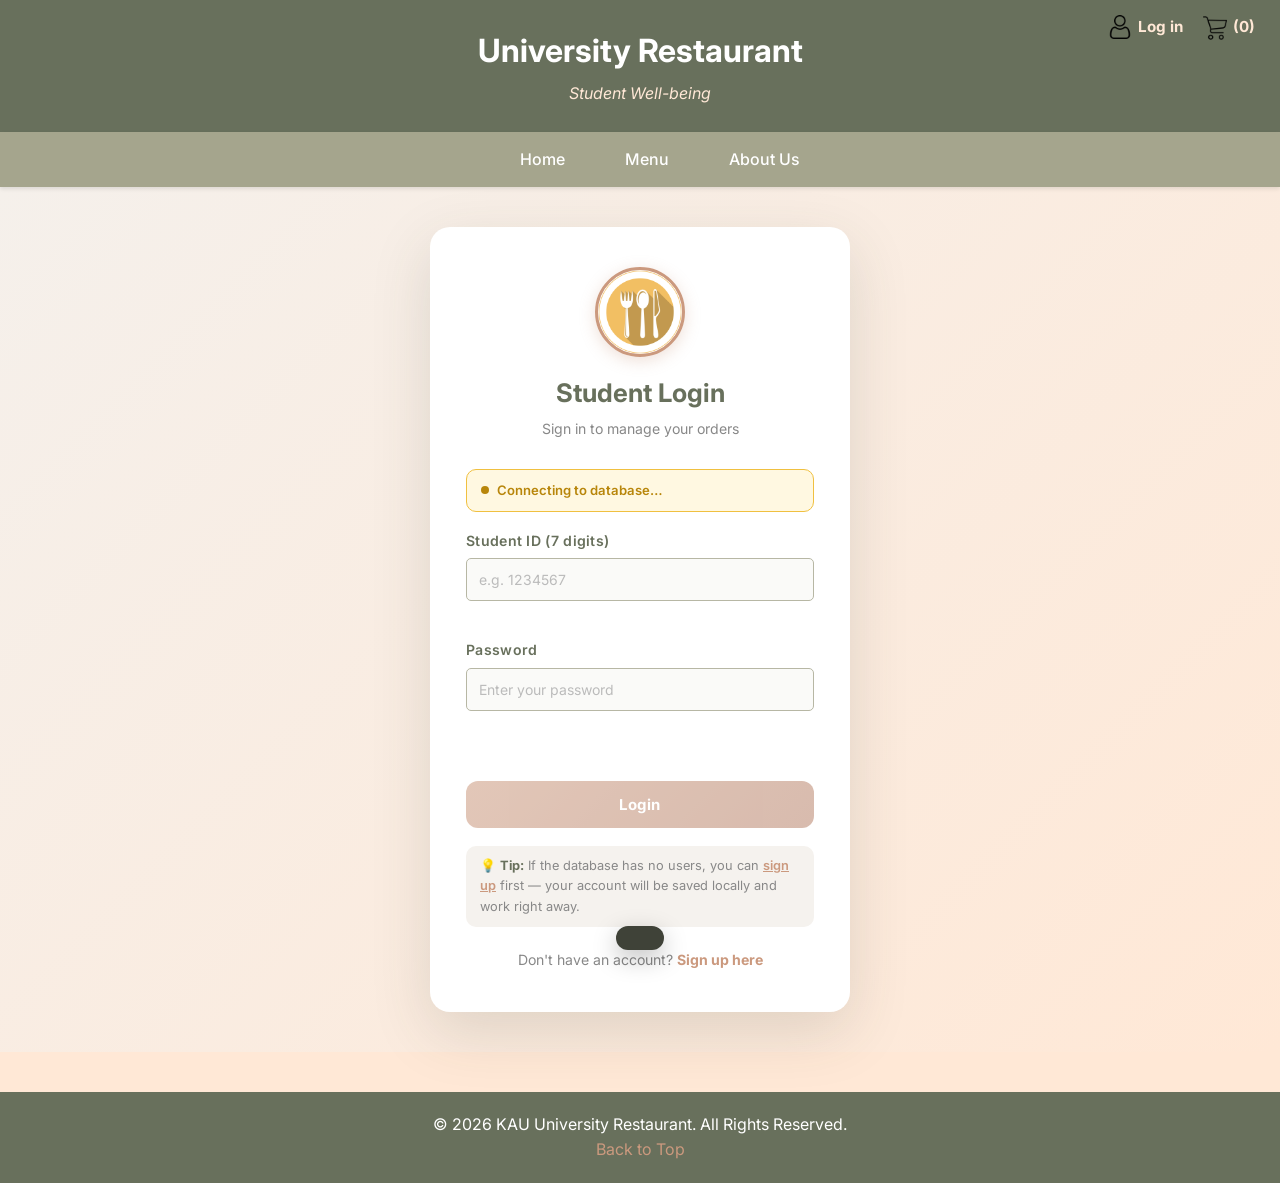
<file: login.html>
<!DOCTYPE html>
<html lang="en">

<head>
    <meta charset="UTF-8">
    <meta name="viewport" content="width=device-width, initial-scale=1.0">
    <title>KAU Restaurant - Student Login</title>
    <meta name="description" content="Login to KAU University Restaurant to place and manage your food orders online.">
    <link rel="stylesheet" href="style.css">
    <link href="https://fonts.googleapis.com/css2?family=Inter:wght@400;500;600;700&display=swap" rel="stylesheet">
    <style>
        body {
            font-family: 'Inter', 'Segoe UI', sans-serif;
        }

        .login-wrapper {
            display: flex;
            justify-content: center;
            align-items: center;
            min-height: calc(100vh - 220px);
            padding: 40px 20px;
            background: linear-gradient(135deg, #f5f0eb 0%, #ffe8d6 100%);
        }

        .login-card {
            width: 100%;
            max-width: 420px;
            background: #fff;
            border-radius: 20px;
            box-shadow: 0 20px 60px rgba(63, 66, 56, 0.15);
            padding: 40px 36px;
            text-align: center;
            animation: slideUp 0.5s ease;
        }

        @keyframes slideUp {
            from {
                opacity: 0;
                transform: translateY(30px);
            }

            to {
                opacity: 1;
                transform: translateY(0);
            }
        }

        .login-logo {
            width: 90px;
            height: 90px;
            border-radius: 50%;
            object-fit: cover;
            margin: 0 auto 16px;
            display: block;
            border: 3px solid var(--cocoa);
            box-shadow: 0 4px 16px rgba(203, 153, 126, 0.3);
        }

        .login-card h2 {
            font-size: 1.6em;
            color: var(--leaf-green);
            margin-bottom: 4px;
        }

        .login-card .subtitle {
            color: #888;
            font-size: 0.88em;
            margin-bottom: 28px;
        }

        /* DB Status Banner */
        #db-status {
            display: flex;
            align-items: center;
            gap: 8px;
            padding: 10px 14px;
            border-radius: 10px;
            font-size: 0.82em;
            font-weight: 600;
            margin-bottom: 18px;
            transition: all 0.3s;
        }

        #db-status.loading {
            background: #fff8e1;
            color: #b8860b;
            border: 1px solid #f0c040;
        }

        #db-status.ready {
            background: #e8f5e9;
            color: #2e7d32;
            border: 1px solid #a5d6a7;
        }

        #db-status.error {
            background: #fdecea;
            color: #c62828;
            border: 1px solid #ef9a9a;
        }

        .status-dot {
            width: 8px;
            height: 8px;
            border-radius: 50%;
            background: currentColor;
            flex-shrink: 0;
            animation: pulse 1.5s infinite;
        }

        #db-status.ready .status-dot,
        #db-status.error .status-dot {
            animation: none;
        }

        @keyframes pulse {

            0%,
            100% {
                opacity: 1;
            }

            50% {
                opacity: 0.3;
            }
        }

        .form-group {
            text-align: left;
            margin-bottom: 18px;
        }

        .form-group label {
            display: block;
            margin-bottom: 6px;
            font-weight: 600;
            font-size: 0.88em;
            color: var(--leaf-green);
            letter-spacing: 0.3px;
        }

        .form-group input {
            width: 100%;
            padding: 13px 16px;
            border: 1.5px solid #e0ddd8;
            border-radius: 10px;
            font-size: 14px;
            font-family: inherit;
            transition: all 0.2s;
            background: #fafaf8;
            color: var(--dark-text);
        }

        .form-group input:focus {
            border-color: var(--leaf-green);
            outline: none;
            box-shadow: 0 0 0 3px rgba(104, 112, 92, 0.12);
            background: #fff;
        }

        .form-group input::placeholder {
            color: #bbb;
        }

        #error-message {
            margin: 4px 0 14px;
            font-size: 0.85em;
            font-weight: 600;
            min-height: 18px;
            text-align: left;
            padding: 0 4px;
        }

        .login-btn {
            width: 100%;
            padding: 14px;
            background: linear-gradient(135deg, var(--cocoa), #b8836b);
            color: white;
            border: none;
            border-radius: 12px;
            font-size: 15px;
            font-weight: 700;
            cursor: pointer;
            transition: all 0.3s;
            letter-spacing: 0.5px;
            font-family: inherit;
        }

        .login-btn:hover:not(:disabled) {
            background: linear-gradient(135deg, #b8836b, var(--leaf-green));
            transform: translateY(-2px);
            box-shadow: 0 8px 24px rgba(203, 153, 126, 0.4);
        }

        .login-btn:disabled {
            opacity: 0.55;
            cursor: not-allowed;
        }

        .signup-link {
            margin-top: 22px;
            font-size: 0.88em;
            color: #888;
        }

        .signup-link a {
            color: var(--cocoa);
            font-weight: 700;
            text-decoration: none;
        }

        .signup-link a:hover {
            text-decoration: underline;
        }

        /* Toast */
        #toast {
            position: fixed;
            bottom: 30px;
            left: 50%;
            transform: translateX(-50%) translateY(80px);
            background: #3F4238;
            color: white;
            padding: 12px 24px;
            border-radius: 30px;
            font-size: 14px;
            font-weight: 600;
            z-index: 9999;
            transition: transform 0.35s ease;
            white-space: nowrap;
            box-shadow: 0 8px 24px rgba(0, 0, 0, 0.25);
        }

        #toast.show {
            transform: translateX(-50%) translateY(0);
        }

        #toast.success {
            background: #2e7d32;
        }

        #toast.error {
            background: #c62828;
        }

        /* Demo Credentials Helper */
        .demo-hint {
            background: #f5f2ee;
            border-radius: 10px;
            padding: 10px 14px;
            margin-top: 18px;
            font-size: 0.8em;
            color: #888;
            text-align: left;
        }

        .demo-hint strong {
            color: var(--leaf-green);
        }
    </style>
</head>

<body>
    <!-- Header -->
    <header>
        <div class="header-icons">
            <div class="icon-item">
                <img src="images/user.png" alt="User" />
                <span id="user-link"><a href="login.html" style="font-weight:700;">Log in</a></span>
            </div>
            <div class="icon-item">
                <a href="cart.html"><img src="images/shopping-cart.png" alt="Cart" /></a>
                <a href="cart.html"><span class="cart-count" id="cart-badge">(0)</span></a>
            </div>
        </div>
        <h1 style="color:var(--white);">University Restaurant</h1>
        <p>Student Well-being</p>
    </header>

    <nav>
        <ul>
            <li><a href="index.html">Home</a></li>
            <li><a href="menu.html">Menu</a></li>
            <li><a href="about.html">About Us</a></li>
        </ul>
    </nav>

    <main>
        <div class="login-wrapper">
            <div class="login-card">
                <img src="images/res-logo.png" alt="KAU Restaurant Logo" class="login-logo">
                <h2>Student Login</h2>
                <p class="subtitle">Sign in to manage your orders</p>

                <!-- Database Status -->
                <div id="db-status" class="loading">
                    <span class="status-dot"></span>
                    <span id="db-status-text">Connecting to database…</span>
                </div>

                <form id="login-form" onsubmit="return validateLoginForm(event)">
                    <div class="form-group">
                        <label for="student-id">Student ID (7 digits)</label>
                        <input type="text" id="student-id" placeholder="e.g. 1234567" required maxlength="7"
                            autocomplete="username">
                    </div>
                    <div class="form-group">
                        <label for="password">Password</label>
                        <input type="password" id="password" placeholder="Enter your password" required
                            autocomplete="current-password">
                    </div>
                    <div id="error-message"></div>
                    <button type="submit" class="login-btn" id="login-btn" disabled>Login</button>
                </form>

                <div class="demo-hint">
                    💡 <strong>Tip:</strong> If the database has no users, you can <a href="signup.html"
                        style="color:var(--cocoa);font-weight:600;">sign up</a> first — your account will be saved
                    locally and work right away.
                </div>

                <p class="signup-link">Don't have an account? <a href="signup.html">Sign up here</a></p>
            </div>
        </div>
    </main>

    <footer>
        <p>&copy; 2026 KAU University Restaurant. All Rights Reserved.</p>
        <p><a href="#top">Back to Top</a></p>
    </footer>

    <!-- Toast Notification -->
    <div id="toast"></div>

    <script src="script.js"></script>

</body>

</html>
</file>
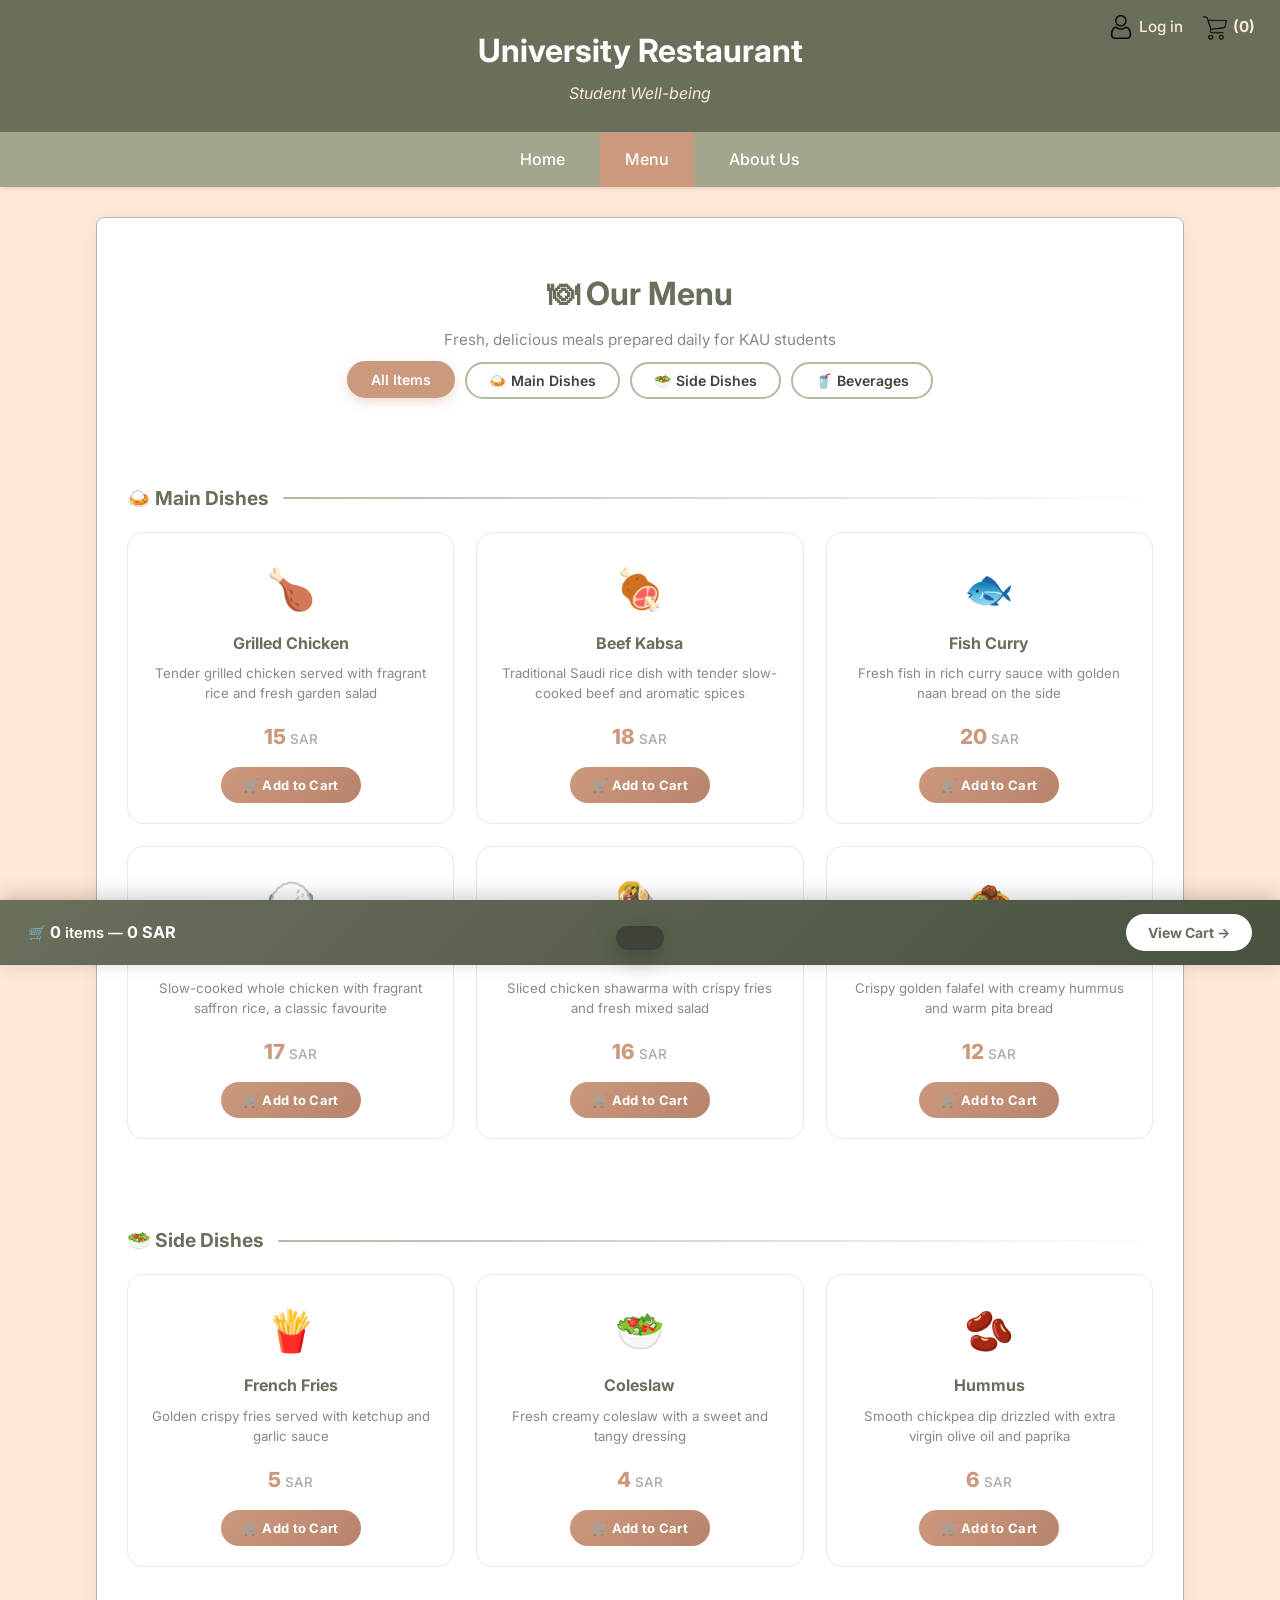
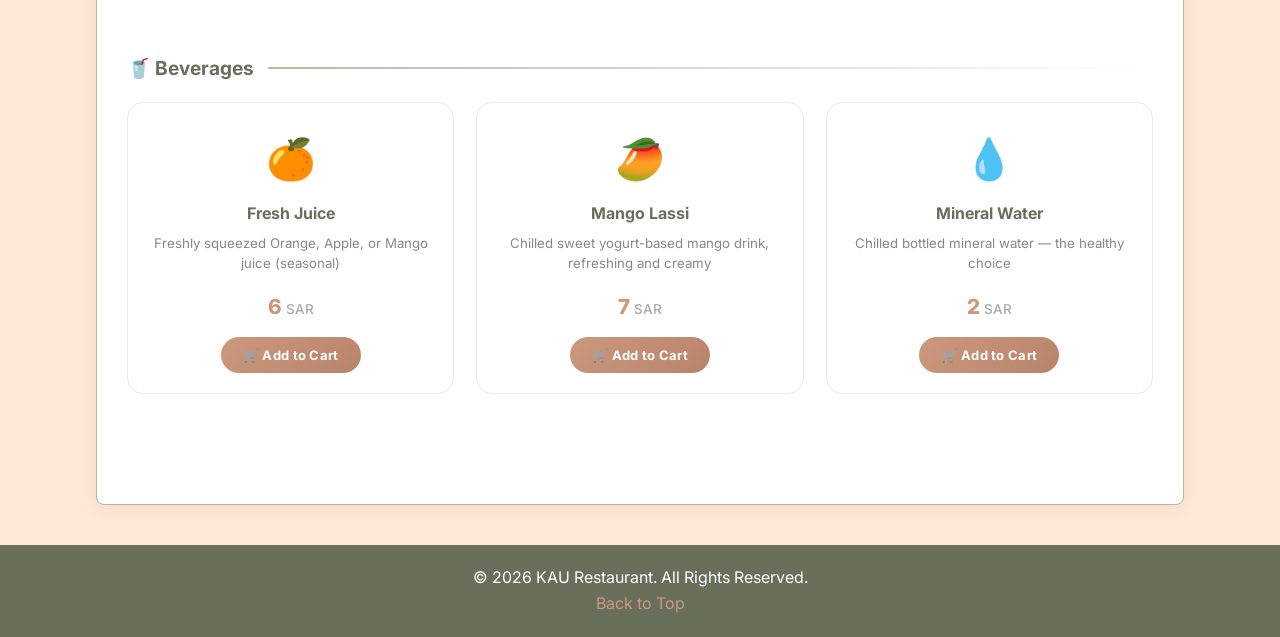
<file: menu.html>
<!DOCTYPE html>
<html lang="en">

<head>
    <meta charset="UTF-8">
    <meta name="viewport" content="width=device-width, initial-scale=1.0">
    <title>KAU Restaurant - Menu</title>
    <meta name="description"
        content="Browse KAU University Restaurant's full menu including main dishes, sides, and beverages. Add items to your cart and order online.">
    <link rel="stylesheet" href="style.css">
    <link href="https://fonts.googleapis.com/css2?family=Inter:wght@400;500;600;700&display=swap" rel="stylesheet">
    <style>
        body {
            font-family: 'Inter', 'Segoe UI', sans-serif;
        }

        /* ─── Category Filter Tabs ─── */
        .filter-bar {
            display: flex;
            gap: 10px;
            flex-wrap: wrap;
            margin-bottom: 28px;
            justify-content: center;
        }

        .filter-tab {
            padding: 8px 22px;
            border: 2px solid var(--sand);
            border-radius: 30px;
            background: white;
            color: var(--dark-text);
            cursor: pointer;
            font-size: 0.88em;
            font-weight: 600;
            transition: all 0.2s;
            font-family: inherit;
        }

        .filter-tab:hover,
        .filter-tab.active {
            background: var(--cocoa);
            color: white;
            border-color: var(--cocoa);
            transform: translateY(-1px);
            box-shadow: 0 4px 12px rgba(203, 153, 126, 0.35);
        }

        /* ─── Section Headers ─── */
        .category-header {
            display: flex;
            align-items: center;
            gap: 14px;
            margin: 36px 0 18px;
        }

        .category-header h3 {
            color: var(--leaf-green);
            font-size: 1.2em;
            font-weight: 700;
            margin: 0;
            white-space: nowrap;
        }

        .category-header::after {
            content: '';
            flex: 1;
            height: 2px;
            background: linear-gradient(to right, var(--sand), transparent);
            border-radius: 2px;
        }

        /* ─── Menu Grid ─── */
        .menu-grid {
            display: grid;
            grid-template-columns: repeat(auto-fill, minmax(260px, 1fr));
            gap: 22px;
            margin-bottom: 10px;
        }

        /* ─── Menu Item Card ─── */
        .menu-item {
            background: white;
            border: 1.5px solid #ede9e3;
            border-radius: 16px;
            padding: 24px 20px 20px;
            text-align: center;
            transition: all 0.3s ease;
            position: relative;
            overflow: hidden;
        }

        .menu-item::before {
            content: '';
            position: absolute;
            top: 0;
            left: 0;
            right: 0;
            height: 4px;
            background: linear-gradient(90deg, var(--cocoa), var(--leaf-green));
            transform: scaleX(0);
            transition: transform 0.3s ease;
            transform-origin: left;
        }

        .menu-item:hover {
            transform: translateY(-5px);
            box-shadow: 0 12px 32px rgba(63, 66, 56, 0.15);
            border-color: var(--cocoa);
        }

        .menu-item:hover::before {
            transform: scaleX(1);
        }

        /* Food Emoji Badge */
        .food-emoji {
            font-size: 2.5em;
            margin-bottom: 10px;
            display: block;
        }

        .menu-item h3 {
            color: var(--leaf-green);
            margin-bottom: 8px;
            font-size: 1em;
            font-weight: 700;
        }

        .menu-item .description {
            color: #888;
            font-size: 0.83em;
            line-height: 1.5;
            margin-bottom: 14px;
            min-height: 42px;
        }

        .menu-item .price {
            font-size: 1.3em;
            font-weight: 800;
            color: var(--cocoa);
            margin-bottom: 14px;
        }

        .menu-item .price span {
            font-size: 0.65em;
            font-weight: 500;
            color: #aaa;
        }

        /* Add to Cart Button */
        .add-btn {
            display: inline-flex;
            align-items: center;
            gap: 6px;
            padding: 10px 22px;
            background: linear-gradient(135deg, var(--cocoa), #b8836b);
            color: white;
            border: none;
            border-radius: 30px;
            cursor: pointer;
            font-size: 13px;
            font-weight: 700;
            font-family: inherit;
            transition: all 0.3s;
            letter-spacing: 0.3px;
        }

        .add-btn:hover {
            background: linear-gradient(135deg, var(--leaf-green), #4a5240);
            transform: scale(1.05);
            box-shadow: 0 6px 18px rgba(104, 112, 92, 0.35);
        }

        .add-btn:active {
            transform: scale(0.97);
        }

        .add-btn.added {
            background: linear-gradient(135deg, #2e7d32, #1b5e20);
            pointer-events: none;
        }

        /* ─── Toast Notification ─── */
        #toast {
            position: fixed;
            bottom: 30px;
            left: 50%;
            transform: translateX(-50%) translateY(80px);
            background: #3F4238;
            color: white;
            padding: 12px 24px;
            border-radius: 30px;
            font-size: 14px;
            font-weight: 600;
            z-index: 9999;
            transition: transform 0.35s ease, opacity 0.35s ease;
            white-space: nowrap;
            box-shadow: 0 8px 24px rgba(0, 0, 0, 0.25);
            display: flex;
            align-items: center;
            gap: 8px;
        }

        #toast.show {
            transform: translateX(-50%) translateY(0);
        }

        /* ─── Cart Summary Bar (sticky) ─── */
        #cart-bar {
            position: fixed;
            bottom: 0;
            left: 0;
            right: 0;
            background: linear-gradient(135deg, var(--leaf-green), #4a5240);
            color: white;
            display: flex;
            align-items: center;
            justify-content: space-between;
            padding: 14px 28px;
            z-index: 999;
            transform: translateY(100%);
            transition: transform 0.4s ease;
            box-shadow: 0 -4px 20px rgba(0, 0, 0, 0.2);
        }

        #cart-bar.visible {
            transform: translateY(0);
        }

        #cart-bar-info {
            font-size: 0.92em;
            font-weight: 600;
        }

        #cart-bar-info strong {
            font-size: 1.1em;
        }

        .cart-bar-btn {
            background: white;
            color: var(--leaf-green);
            border: none;
            padding: 10px 22px;
            border-radius: 30px;
            font-weight: 700;
            cursor: pointer;
            font-family: inherit;
            font-size: 14px;
            transition: all 0.2s;
        }

        .cart-bar-btn:hover {
            background: var(--cocoa);
            color: white;
        }

        /* ─── Page Header ─── */
        .menu-header {
            text-align: center;
            padding: 20px 0 10px;
        }

        .menu-header h2 {
            font-size: 2em;
            color: var(--leaf-green);
            margin-bottom: 8px;
        }

        .menu-header p {
            color: #888;
            font-size: 0.95em;
        }

        /* Responsive */
        @media (max-width: 600px) {
            .menu-grid {
                grid-template-columns: 1fr;
            }

            #cart-bar {
                padding: 12px 16px;
            }
        }
    </style>
</head>

<body>
    <!-- Header -->
    <header>
        <div class="header-icons">
            <div class="icon-item">
                <img src="images/user.png" alt="User" />
                <span id="user-link"><a href="login.html">Log in</a></span>
            </div>
            <div class="icon-item">
                <a href="cart.html"><img src="images/shopping-cart.png" alt="Cart" /></a>
                <a href="cart.html"><span class="cart-count" id="cart-badge">(0)</span></a>
            </div>
        </div>
        <h1 style="color:var(--white);">University Restaurant</h1>
        <p>Student Well-being</p>
    </header>

    <nav>
        <ul>
            <li><a href="index.html">Home</a></li>
            <li><a href="menu.html" class="active">Menu</a></li>
            <li><a href="about.html">About Us</a></li>
        </ul>
    </nav>

    <main class="container" style="padding-bottom: 80px;">

        <div class="menu-header">
            <h2>🍽 Our Menu</h2>
            <p>Fresh, delicious meals prepared daily for KAU students</p>
        </div>

        <!-- Filter Tabs -->
        <div class="filter-bar">
            <button class="filter-tab active" onclick="filterCategory('all', this)">All Items</button>
            <button class="filter-tab" onclick="filterCategory('main', this)">🍛 Main Dishes</button>
            <button class="filter-tab" onclick="filterCategory('side', this)">🥗 Side Dishes</button>
            <button class="filter-tab" onclick="filterCategory('drink', this)">🥤 Beverages</button>
        </div>

        <!-- ── Main Dishes ── -->
        <section data-category="main">
            <div class="category-header">
                <h3>🍛 Main Dishes</h3>
            </div>
            <div class="menu-grid">
                <div class="menu-item" data-category="main">
                    <span class="food-emoji">🍗</span>
                    <h3>Grilled Chicken</h3>
                    <p class="description">Tender grilled chicken served with fragrant rice and fresh garden salad</p>
                    <p class="price">15 <span>SAR</span></p>
                    <button class="add-btn" id="btn-grilled-chicken" onclick="addToCart('Grilled Chicken', 15, this)">
                        🛒 Add to Cart
                    </button>
                </div>
                <div class="menu-item" data-category="main">
                    <span class="food-emoji">🍖</span>
                    <h3>Beef Kabsa</h3>
                    <p class="description">Traditional Saudi rice dish with tender slow-cooked beef and aromatic spices
                    </p>
                    <p class="price">18 <span>SAR</span></p>
                    <button class="add-btn" id="btn-beef-kabsa" onclick="addToCart('Beef Kabsa', 18, this)">
                        🛒 Add to Cart
                    </button>
                </div>
                <div class="menu-item" data-category="main">
                    <span class="food-emoji">🐟</span>
                    <h3>Fish Curry</h3>
                    <p class="description">Fresh fish in rich curry sauce with golden naan bread on the side</p>
                    <p class="price">20 <span>SAR</span></p>
                    <button class="add-btn" id="btn-fish-curry" onclick="addToCart('Fish Curry', 20, this)">
                        🛒 Add to Cart
                    </button>
                </div>
                <div class="menu-item" data-category="main">
                    <span class="food-emoji">🍚</span>
                    <h3>Chicken Mandi</h3>
                    <p class="description">Slow-cooked whole chicken with fragrant saffron rice, a classic favourite</p>
                    <p class="price">17 <span>SAR</span></p>
                    <button class="add-btn" id="btn-chicken-mandi" onclick="addToCart('Chicken Mandi', 17, this)">
                        🛒 Add to Cart
                    </button>
                </div>
                <div class="menu-item" data-category="main">
                    <span class="food-emoji">🌯</span>
                    <h3>Shawarma Plate</h3>
                    <p class="description">Sliced chicken shawarma with crispy fries and fresh mixed salad</p>
                    <p class="price">16 <span>SAR</span></p>
                    <button class="add-btn" id="btn-shawarma-plate" onclick="addToCart('Shawarma Plate', 16, this)">
                        🛒 Add to Cart
                    </button>
                </div>
                <div class="menu-item" data-category="main">
                    <span class="food-emoji">🧆</span>
                    <h3>Falafel Plate</h3>
                    <p class="description">Crispy golden falafel with creamy hummus and warm pita bread</p>
                    <p class="price">12 <span>SAR</span></p>
                    <button class="add-btn" id="btn-falafel-plate" onclick="addToCart('Falafel Plate', 12, this)">
                        🛒 Add to Cart
                    </button>
                </div>
            </div>
        </section>

        <!-- ── Side Dishes ── -->
        <section data-category="side">
            <div class="category-header">
                <h3>🥗 Side Dishes</h3>
            </div>
            <div class="menu-grid">
                <div class="menu-item" data-category="side">
                    <span class="food-emoji">🍟</span>
                    <h3>French Fries</h3>
                    <p class="description">Golden crispy fries served with ketchup and garlic sauce</p>
                    <p class="price">5 <span>SAR</span></p>
                    <button class="add-btn" id="btn-french-fries" onclick="addToCart('French Fries', 5, this)">
                        🛒 Add to Cart
                    </button>
                </div>
                <div class="menu-item" data-category="side">
                    <span class="food-emoji">🥗</span>
                    <h3>Coleslaw</h3>
                    <p class="description">Fresh creamy coleslaw with a sweet and tangy dressing</p>
                    <p class="price">4 <span>SAR</span></p>
                    <button class="add-btn" id="btn-coleslaw" onclick="addToCart('Coleslaw', 4, this)">
                        🛒 Add to Cart
                    </button>
                </div>
                <div class="menu-item" data-category="side">
                    <span class="food-emoji">🫘</span>
                    <h3>Hummus</h3>
                    <p class="description">Smooth chickpea dip drizzled with extra virgin olive oil and paprika</p>
                    <p class="price">6 <span>SAR</span></p>
                    <button class="add-btn" id="btn-hummus" onclick="addToCart('Hummus', 6, this)">
                        🛒 Add to Cart
                    </button>
                </div>
            </div>
        </section>

        <!-- ── Beverages ── -->
        <section data-category="drink">
            <div class="category-header">
                <h3>🥤 Beverages</h3>
            </div>
            <div class="menu-grid">
                <div class="menu-item" data-category="drink">
                    <span class="food-emoji">🍊</span>
                    <h3>Fresh Juice</h3>
                    <p class="description">Freshly squeezed Orange, Apple, or Mango juice (seasonal)</p>
                    <p class="price">6 <span>SAR</span></p>
                    <button class="add-btn" id="btn-fresh-juice" onclick="addToCart('Fresh Juice', 6, this)">
                        🛒 Add to Cart
                    </button>
                </div>
                <div class="menu-item" data-category="drink">
                    <span class="food-emoji">🥭</span>
                    <h3>Mango Lassi</h3>
                    <p class="description">Chilled sweet yogurt-based mango drink, refreshing and creamy</p>
                    <p class="price">7 <span>SAR</span></p>
                    <button class="add-btn" id="btn-mango-lassi" onclick="addToCart('Mango Lassi', 7, this)">
                        🛒 Add to Cart
                    </button>
                </div>
                <div class="menu-item" data-category="drink">
                    <span class="food-emoji">💧</span>
                    <h3>Mineral Water</h3>
                    <p class="description">Chilled bottled mineral water — the healthy choice</p>
                    <p class="price">2 <span>SAR</span></p>
                    <button class="add-btn" id="btn-mineral-water" onclick="addToCart('Mineral Water', 2, this)">
                        🛒 Add to Cart
                    </button>
                </div>
            </div>
        </section>

    </main>

    <footer>
        <p>&copy; 2026 KAU Restaurant. All Rights Reserved.</p>
        <p><a href="#top">Back to Top</a></p>
    </footer>

    <!-- Toast Notification -->
    <div id="toast"></div>

    <!-- Sticky Cart Bar -->
    <div id="cart-bar">
        <div id="cart-bar-info">
            🛒 <strong id="cart-bar-count">0</strong> items — <strong id="cart-bar-total">0 SAR</strong>
        </div>
        <button class="cart-bar-btn" onclick="window.location.href='cart.html'">View Cart →</button>
    </div>

    <script>
        // ─── Toast ────────────────────────────────────────────────────────
        function showToast(msg) {
            var t = document.getElementById('toast');
            t.textContent = msg;
            t.classList.add('show');
            clearTimeout(t._timer);
            t._timer = setTimeout(function () { t.classList.remove('show'); }, 2200);
        }

        // ─── Add to Cart ──────────────────────────────────────────────────
        function addToCart(name, price, btn) {
            var cart = JSON.parse(localStorage.getItem('cart') || '[]');
            var existing = cart.find(function (item) { return item.name === name; });

            if (existing) {
                existing.qty += 1;
                showToast('✓ ' + name + ' qty updated (' + existing.qty + ')');
            } else {
                cart.push({ name: name, price: price, qty: 1 });
                showToast('✓ ' + name + ' added to cart!');
            }

            localStorage.setItem('cart', JSON.stringify(cart));
            updateCartBadge();
            updateCartBar(cart);

            // Animate button
            if (btn) {
                var orig = btn.innerHTML;
                btn.innerHTML = '✓ Added!';
                btn.classList.add('added');
                setTimeout(function () {
                    btn.innerHTML = orig;
                    btn.classList.remove('added');
                }, 1500);
            }
        }

        // ─── Update Badge & Sticky Bar ────────────────────────────────────
        function updateCartBadge() {
            var cart = JSON.parse(localStorage.getItem('cart') || '[]');
            var total = cart.reduce(function (sum, item) { return sum + (item.qty || 0); }, 0);
            var badge = document.getElementById('cart-badge');
            if (badge) badge.textContent = '(' + total + ')';
        }

        function updateCartBar(cart) {
            if (!cart) cart = JSON.parse(localStorage.getItem('cart') || '[]');
            var totalQty = cart.reduce(function (s, i) { return s + (i.qty || 0); }, 0);
            var totalSAR = cart.reduce(function (s, i) { return s + (i.price * i.qty); }, 0);
            var bar = document.getElementById('cart-bar');
            document.getElementById('cart-bar-count').textContent = totalQty;
            document.getElementById('cart-bar-total').textContent = totalSAR + ' SAR';
            if (totalQty > 0) {
                bar.classList.add('visible');
            } else {
                bar.classList.remove('visible');
            }
        }

        // ─── Category Filter ──────────────────────────────────────────────
        function filterCategory(cat, tab) {
            // Update active tab
            document.querySelectorAll('.filter-tab').forEach(function (t) { t.classList.remove('active'); });
            tab.classList.add('active');

            // Show/hide sections
            document.querySelectorAll('section[data-category]').forEach(function (section) {
                if (cat === 'all' || section.dataset.category === cat) {
                    section.style.display = '';
                    section.style.animation = 'fadeIn 0.4s ease';
                } else {
                    section.style.display = 'none';
                }
            });
        }

        // ─── User Header ──────────────────────────────────────────────────
        function logout() {
            localStorage.removeItem('loggedIn');
            localStorage.removeItem('studentID');
            localStorage.removeItem('studentName');
        }

        // ─── Init ─────────────────────────────────────────────────────────
        document.addEventListener('DOMContentLoaded', function () {
            updateCartBadge();
            updateCartBar(null);

            var name = localStorage.getItem('studentName');
            var sid = localStorage.getItem('studentID');
            var userLink = document.getElementById('user-link');
            if (name && sid) {
                userLink.innerHTML = '<span style="color:#FFE8D6;font-weight:600;">' + name + '</span> <a href="login.html" onclick="logout()" style="color:#CB997E;font-size:0.8em;">(Logout)</a>';
            }
        });
    </script>

    <style>
        @keyframes fadeIn {
            from {
                opacity: 0;
                transform: translateY(10px);
            }

            to {
                opacity: 1;
                transform: translateY(0);
            }
        }
    </style>
</body>

</html>
</file>
<file: style.css>
/* KAU University Restaurant - Earth Tone Global Styles */

:root {
    --leaf-green: #68705C;
    --earth-brown: #A5A58D;
    --cocoa: #CB997E;
    --sand: #B7B7A4;
    --light-cream: #FFE8D6;
    --white: #ffffff;
    --dark-text: #3F4238;
}

/* Global Reset */
* {
    margin: 0;
    padding: 0;
    box-sizing: border-box;
}

/* Body Styles */
body {
    font-family: 'Segoe UI', Tahoma, Geneva, Verdana, sans-serif;
    line-height: 1.6;
    color: var(--dark-text);
    background-color: var(--light-cream);
    min-height: 100vh;
}

/* Header Styles */
header {
    background-color: var(--leaf-green);
    color: var(--white);
    padding: 25px 0;
    text-align: center;
    position: relative;
}

header h1 {
    margin-bottom: 5px;
}

header p {
    font-style: italic;
    color: var(--light-cream);
}

/* Header Icons - Top-right user & cart */
.header-icons {
    position: absolute;
    top: 15px;
    right: 25px;
    display: flex;
    align-items: center;
    gap: 20px;
    color: white;
    font-size: 0.95em;
    font-weight: 500;
}
.header-icons .icon-item {
    display: flex;
    align-items: center;
    gap: 6px;
}
.header-icons .icon-item img {
    width: 24px;
    height: 24px;
    vertical-align: middle;
}
.header-icons .icon-item a {
    color: #FFE8D6;
    text-decoration: none;
}
.header-icons .icon-item a:hover {
    text-decoration: underline;
}
.cart-count {
    font-weight: 700;
    color: #FFE8D6;
}

/* Navigation Styles */
nav {
    background-color: var(--earth-brown);
    padding: 0;
    position: sticky;
    top: 0;
    z-index: 1000;
    box-shadow: 0 2px 4px rgba(0, 0, 0, 0.1);
}

nav ul {
    list-style: none;
    display: flex;
    justify-content: center;
    margin: 0;
}

nav ul li {
    margin: 0;
}

nav ul li a {
    color: var(--white);
    text-decoration: none;
    padding: 15px 25px;
    display: block;
    font-weight: 500;
    transition: all 0.3s ease;
}

nav ul li a:hover {
    background-color: var(--cocoa);
}

nav ul li a.active {
    background-color: var(--cocoa);
    color: var(--white);
}

/* Container Styles */
.container {
    width: 85%;
    margin: 30px auto;
    padding: 30px;
    background-color: var(--white);
    box-shadow: 0 4px 20px rgba(0, 0, 0, 0.05);
    border: 1px solid var(--sand);
    border-radius: 8px;
}

/* Section Styles */
section {
    padding: 20px 0;
}

/* Heading Styles */
h1, h2, h3 {
    color: var(--leaf-green);
    margin-bottom: 15px;
}

/* Button Styles */
.btn {
    padding: 12px 24px;
    background-color: var(--cocoa);
    color: var(--white);
    border: none;
    border-radius: 25px;
    cursor: pointer;
    font-size: 16px;
    transition: all 0.3s ease;
    text-decoration: none;
    display: inline-block;
}

.btn:hover {
    background-color: var(--earth-brown);
    transform: translateY(-2px);
    box-shadow: 0 4px 10px rgba(63, 66, 56, 0.3);
}

/* Card Styles */
.card {
    background-color: var(--white);
    border: 1px solid var(--sand);
    border-radius: 10px;
    box-shadow: 0 2px 8px rgba(63, 66, 56, 0.1);
    padding: 20px;
    margin: 15px 0;
    transition: box-shadow 0.3s ease;
}

.card:hover {
    box-shadow: 0 4px 16px rgba(63, 66, 56, 0.2);
}

/* Hero Styles */
.hero {
    position: relative;
    background-image: url('res-main.jpg');
    background-size: cover;
    background-position: center;
    height: 400px;
    display: flex;
    align-items: center;
    justify-content: center;
    border-radius: 10px;
    margin-bottom: 30px;
}

/* Hero Text Styles */
.hero-text {
    position: relative;
    z-index: 10;
    background-color: rgba(104, 112, 92, 0.9);
    color: var(--white);
    padding: 30px 50px;
    border-radius: 10px;
    text-align: center;
}

.hero-text h2 {
    color: var(--white);
    margin-bottom: 10px;
}

/* Table Styles */
table {
    width: 100%;
    border-collapse: collapse;
    margin: 20px 0;
    box-shadow: 0 2px 8px rgba(63, 66, 56, 0.1);
}

table th, table td {
    padding: 12px 15px;
    text-align: left;
    border: 1px solid var(--sand);
}

table th {
    background-color: var(--sand);
    color: var(--dark-text);
}

table tr:nth-child(even) {
    background-color: var(--light-cream);
}

table tr:hover {
    background-color: var(--earth-brown);
}

/* List Styles */
ul, ol {
    margin: 15px 0;
    padding-left: 30px;
}

ul li, ol li {
    margin: 10px 0;
    padding-left: 10px;
}

ul li::marker {
    color: var(--cocoa);
}

ol li::marker {
    color: var(--leaf-green);
    font-weight: 600;
}

/* Footer Styles */
footer {
    background-color: var(--leaf-green);
    color: var(--white);
    text-align: center;
    padding: 20px;
    margin-top: 40px;
}

footer a {
    color: var(--cocoa);
    text-decoration: none;
}

footer a:hover {
    text-decoration: underline;
}

/* Form Styles */
form {
    max-width: 400px;
    margin: 0 auto;
}

form label {
    display: block;
    margin-bottom: 8px;
    font-weight: 600;
    color: var(--leaf-green);
}

form input[type="text"],
form input[type="password"],
form input[type="email"] {
    width: 100%;
    padding: 12px;
    margin-bottom: 20px;
    border: 1px solid var(--sand);
    border-radius: 5px;
    font-size: 14px;
}

form input[type="text"]:focus,
form input[type="password"]:focus,
form input[type="email"]:focus {
    border-color: var(--leaf-green);
    outline: none;
    box-shadow: 0 0 5px rgba(104, 112, 92, 0.3);
}

form .btn {
    width: 100%;
}

/* Login Image Styles */
.login-image {
    text-align: center;
    margin-bottom: 30px;
}

.login-image img {
    max-width: 100%;
    height: auto;
    border-radius: 10px;
    box-shadow: 0 4px 15px rgba(63, 66, 56, 0.2);
}

/* Image Map Styles */
img[usemap] {
    border: 2px solid var(--sand);
    border-radius: 8px;
}

/* Utility Classes */
.text-center {
    text-align: center;
}

.mt-20 {
    margin-top: 20px;
}

.mb-20 {
    margin-bottom: 20px;
}
</file>
